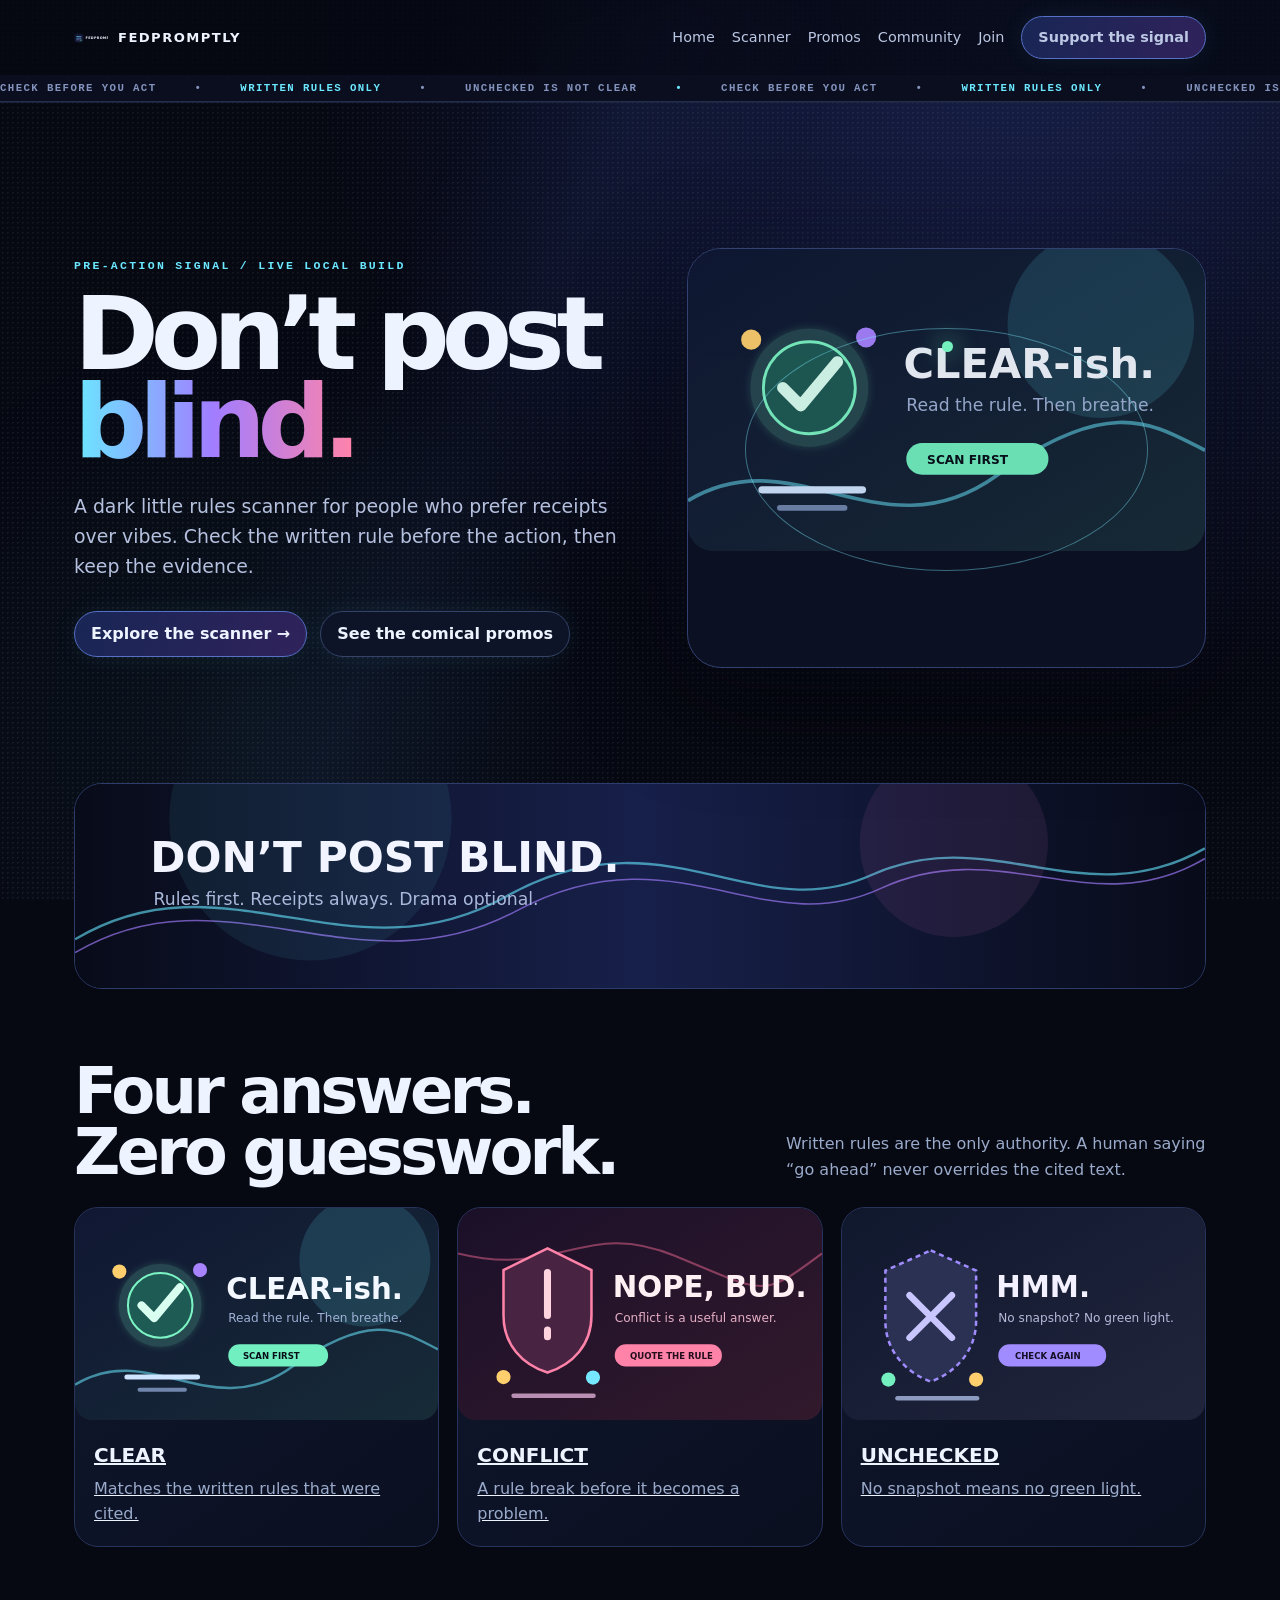
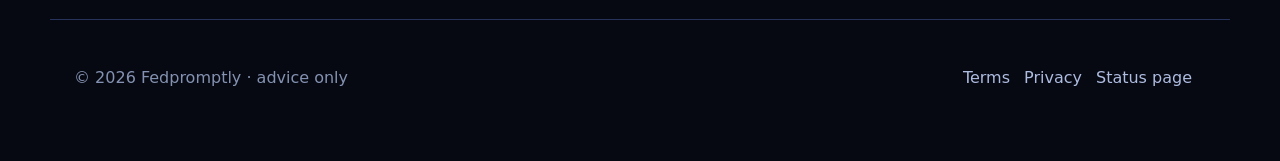
<file: index.html>
<!doctype html><html lang="en"><head><meta charset="utf-8"><meta name="viewport" content="width=device-width,initial-scale=1"><meta name="theme-color" content="#060812"><link rel="icon" type="image/svg+xml" href="assets/favicon.svg"><link rel="stylesheet" href="styles.css"><title>Fedpromptly — Terms Scanner</title></head><body><div class="site-shell"><div class="topbar"><nav class="nav"><a class="brand" href="index.html"><img src="assets/logo-signal.svg" alt="Signal scan symbol"><span>FEDPROMPTLY</span></a><div class="navlinks"><a href="index.html">Home</a><a href="scanner.html">Scanner</a><a href="promos.html">Promos</a><a href="community.html">Community</a><a href="join.html">Join</a><a class="nav-cta" href="support.html">Support the signal</a></div></nav><div class="ticker"><div class="ticker-track"><span>CHECK BEFORE YOU ACT</span><span>•</span><span>WRITTEN RULES ONLY</span><span>•</span><span>UNCHECKED IS NOT CLEAR</span><span>•</span><span>CHECK BEFORE YOU ACT</span><span>•</span><span>WRITTEN RULES ONLY</span><span>•</span><span>UNCHECKED IS NOT CLEAR</span><span>•</span></div></div></div><main><section class="hero"><div><div class="eyebrow">PRE-ACTION SIGNAL / LIVE LOCAL BUILD</div><h1>Don’t post<br><em>blind.</em></h1><p>A dark little rules scanner for people who prefer receipts over vibes. Check the written rule before the action, then keep the evidence.</p><div class="hero-actions"><a class="button" href="scanner.html">Explore the scanner →</a><a class="button alt" href="promos.html">See the comical promos</a></div></div><div class="hero-art"><img src="assets/promo-clear.svg" alt="Comical clear verdict promotion"><div class="orbit"></div></div></section><div class="signal-strip"><img src="assets/banner-signal.svg" alt="Don't post blind promotional banner"></div><section class="section"><div class="section-head"><h2>Four answers.<br>Zero guesswork.</h2><p>Written rules are the only authority. A human saying “go ahead” never overrides the cited text.</p></div><div class="cards"><a class="card" href="scanner.html"><img src="assets/promo-clear.svg" alt="Clear scan"><div class="card-body"><h3>CLEAR</h3><p>Matches the written rules that were cited.</p></div></a><a class="card" href="scanner.html#conflict"><img src="assets/promo-conflict.svg" alt="Conflict scan"><div class="card-body"><h3>CONFLICT</h3><p>A rule break before it becomes a problem.</p></div></a><a class="card" href="scanner.html#unchecked"><img src="assets/promo-unchecked.svg" alt="Unchecked scan"><div class="card-body"><h3>UNCHECKED</h3><p>No snapshot means no green light.</p></div></a></div></section></main><footer class="footer"><div>© <span data-year></span> Fedpromptly · advice only</div><div><a href="terms.html">Terms</a><a href="privacy.html">Privacy</a><a href="404.html">Status page</a></div></footer><script src="site.js"></script></div></body></html>
</file>
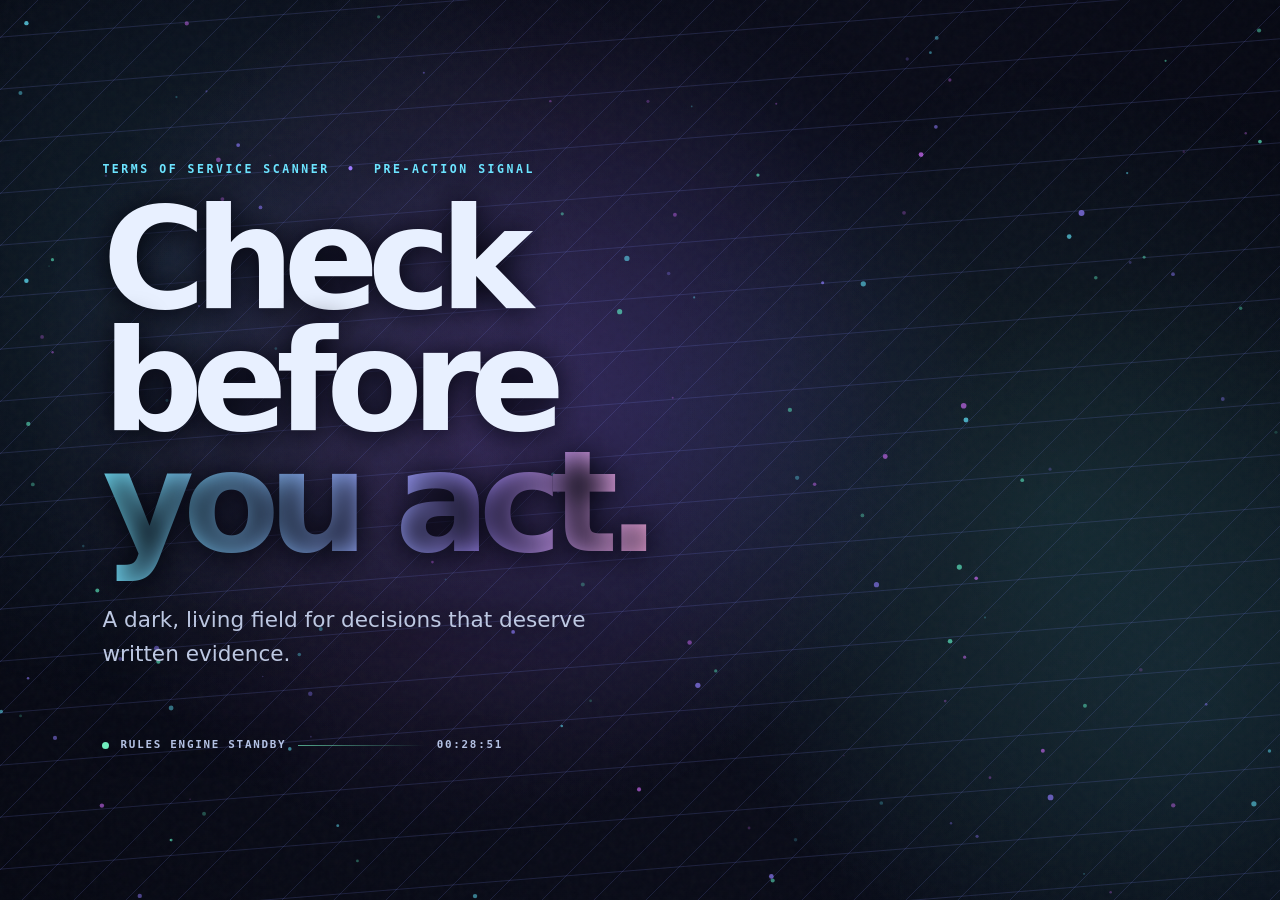
<file: animated-background/index.html>
<!doctype html>
<html lang="en">
<head>
  <meta charset="utf-8">
  <meta name="viewport" content="width=device-width,initial-scale=1">
  <title>Terms Scanner — Dark Signal Field</title>
  <link rel="stylesheet" href="styles.css">
</head>
<body>
  <canvas id="signal-field" aria-hidden="true"></canvas>
  <div class="noise" aria-hidden="true"></div>
  <main class="content">
    <p class="eyebrow">TERMS OF SERVICE SCANNER <span>•</span> PRE-ACTION SIGNAL</p>
    <h1>Check before<br><em>you act.</em></h1>
    <p class="lede">A dark, living field for decisions that deserve written evidence.</p>
    <div class="status"><span class="pulse"></span><span>RULES ENGINE STANDBY</span><span class="status-line"></span><span id="clock">00:00:00</span></div>
  </main>
  <script src="script.js"></script>
</body>
</html>
</file>
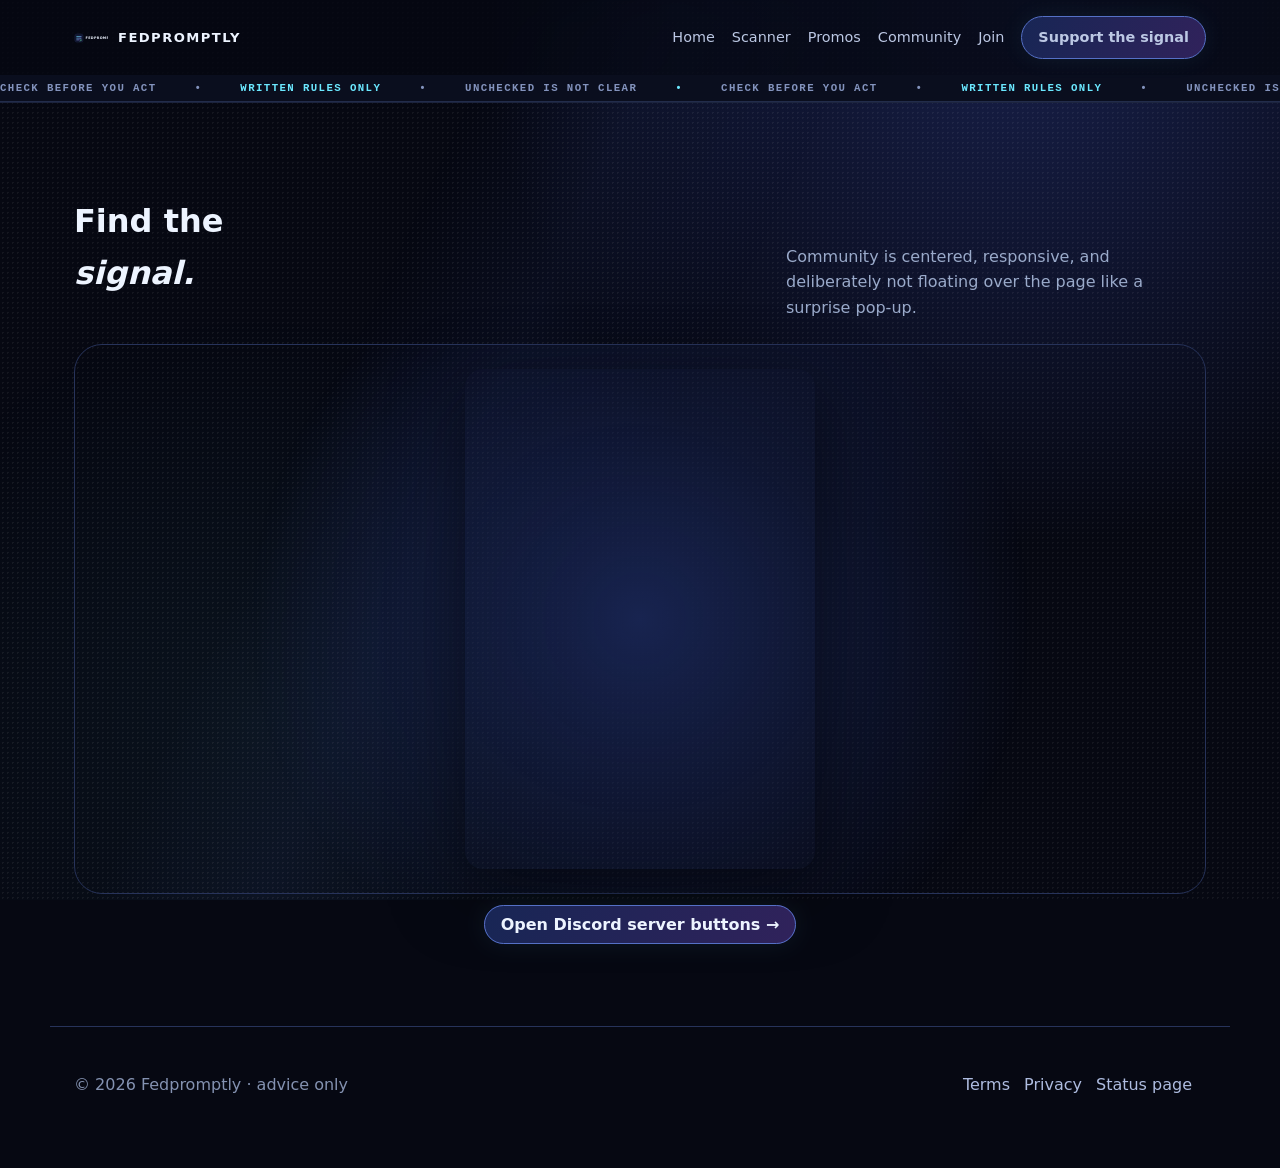
<file: community.html>
<!doctype html><html lang="en"><head><meta charset="utf-8"><meta name="viewport" content="width=device-width,initial-scale=1"><meta name="theme-color" content="#060812"><link rel="icon" type="image/svg+xml" href="assets/favicon.svg"><link rel="stylesheet" href="styles.css"><title>Fedpromptly — Community</title></head><body><div class="site-shell"><div class="topbar"><nav class="nav"><a class="brand" href="index.html"><img src="assets/logo-signal.svg" alt="Signal scan symbol"><span>FEDPROMPTLY</span></a><div class="navlinks"><a href="index.html">Home</a><a href="scanner.html">Scanner</a><a href="promos.html">Promos</a><a href="community.html">Community</a><a href="join.html">Join</a><a class="nav-cta" href="support.html">Support the signal</a></div></nav><div class="ticker"><div class="ticker-track"><span>CHECK BEFORE YOU ACT</span><span>•</span><span>WRITTEN RULES ONLY</span><span>•</span><span>UNCHECKED IS NOT CLEAR</span><span>•</span><span>CHECK BEFORE YOU ACT</span><span>•</span><span>WRITTEN RULES ONLY</span><span>•</span><span>UNCHECKED IS NOT CLEAR</span><span>•</span></div></div></div><main class="section"><div class="section-head"><h1>Find the<br><em>signal.</em></h1><p>Community is centered, responsive, and deliberately not floating over the page like a surprise pop-up.</p></div><div class="discord-wrap"><iframe src="https://discord.com/widget?id=1400235929154879490&theme=dark" width="350" height="500" allowtransparency="true" frameborder="0" sandbox="allow-popups allow-popups-to-escape-sandbox allow-same-origin allow-scripts" title="Fedpromptly Discord community"></iframe></div><p class="center" style="margin-top:18px"><a class="button" href="discord.html">Open Discord server buttons →</a></p></main><footer class="footer"><div>© <span data-year></span> Fedpromptly · advice only</div><div><a href="terms.html">Terms</a><a href="privacy.html">Privacy</a><a href="404.html">Status page</a></div></footer><script src="site.js"></script></div></body></html>
</file>
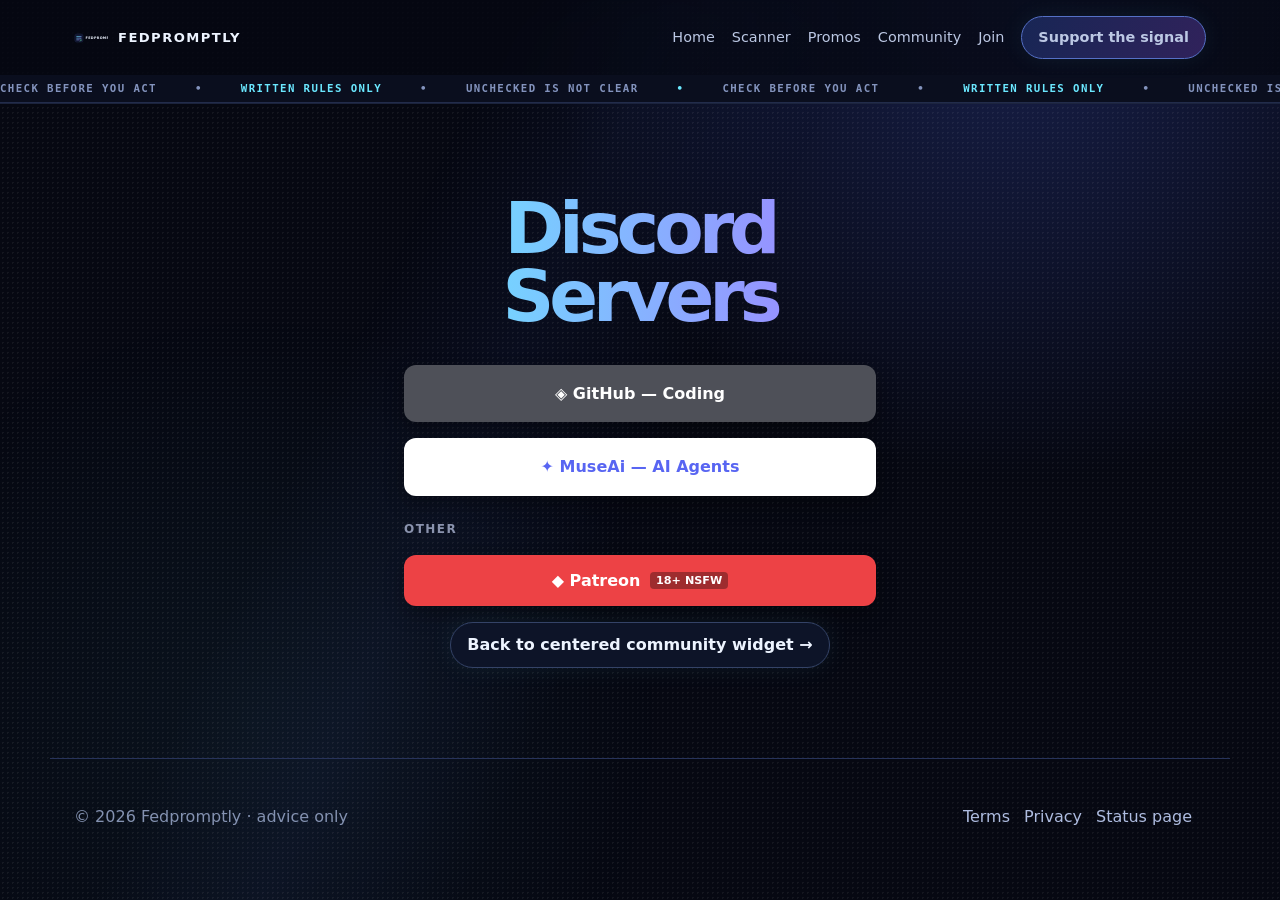
<file: discord.html>
<!doctype html><html lang="en"><head><meta charset="utf-8"><meta name="viewport" content="width=device-width,initial-scale=1"><meta name="theme-color" content="#060812"><link rel="icon" type="image/svg+xml" href="assets/favicon.svg"><link rel="stylesheet" href="styles.css"><title>Fedpromptly — Discord Servers</title></head><body><div class="site-shell"><div class="topbar"><nav class="nav"><a class="brand" href="index.html"><img src="assets/logo-signal.svg" alt="Signal scan symbol"><span>FEDPROMPTLY</span></a><div class="navlinks"><a href="index.html">Home</a><a href="scanner.html">Scanner</a><a href="promos.html">Promos</a><a href="community.html">Community</a><a href="join.html">Join</a><a class="nav-cta" href="support.html">Support the signal</a></div></nav><div class="ticker"><div class="ticker-track"><span>CHECK BEFORE YOU ACT</span><span>•</span><span>WRITTEN RULES ONLY</span><span>•</span><span>UNCHECKED IS NOT CLEAR</span><span>•</span><span>CHECK BEFORE YOU ACT</span><span>•</span><span>WRITTEN RULES ONLY</span><span>•</span><span>UNCHECKED IS NOT CLEAR</span><span>•</span></div></div></div><main class="discord-page"><div class="discord-button-stack"><h1 class="discord-title">Discord Servers</h1><a class="discord-btn github" href="https://discord.com/invite/Jm4XStx4Pf" target="_blank" rel="noopener noreferrer">◈ GitHub — Coding</a><a class="discord-btn museai" href="https://discord.com/invite/dPPdvYys2a" target="_blank" rel="noopener noreferrer">✦ MuseAi — AI Agents</a><div class="section-label">Other</div><button class="discord-btn nsfw" id="nsfw-open" type="button">◆ Patreon <span class="tag">18+ NSFW</span></button><a class="button alt" href="community.html">Back to centered community widget →</a></div></main><dialog id="nsfw-gate" class="nsfw-dialog"><h2>Age verification required</h2><p>The adult (18+ / NSFW) server requires legal-age confirmation. After confirmation, request the private redirect link by email. This page does not redirect directly to the invite.</p><label class="verify"><input type="checkbox" id="nsfw-age"> <span>I confirm that I am 18 or older and consent to viewing adult content.</span></label><p id="nsfw-msg" class="form-note" aria-live="polite"></p><div class="gate-actions"><button class="gate-btn confirm" id="nsfw-confirm" type="button" disabled>Continue to email request</button><button class="gate-btn cancel" id="nsfw-cancel" type="button">Cancel</button></div><div id="nsfw-email" hidden><p>Send your request to <strong>museai@fedpromptly.com</strong> to receive the redirect link.</p><a class="button" href="mailto:museai@fedpromptly.com?subject=18%2B%20Discord%20redirect%20request">Email museai@fedpromptly.com →</a></div></dialog><script>(function(){const d=document.getElementById('nsfw-gate'),o=document.getElementById('nsfw-open'),a=document.getElementById('nsfw-age'),c=document.getElementById('nsfw-confirm'),x=document.getElementById('nsfw-cancel'),m=document.getElementById('nsfw-msg'),e=document.getElementById('nsfw-email');o.addEventListener('click',()=>{a.checked=false;c.disabled=true;e.hidden=true;m.textContent='';d.showModal()});a.addEventListener('change',()=>c.disabled=!a.checked);c.addEventListener('click',()=>{if(!a.checked)return;e.hidden=false;m.textContent='Age confirmed. Use the email button below to request the private redirect link.';c.disabled=true});x.addEventListener('click',()=>d.close());d.addEventListener('click',ev=>{if(ev.target===d)d.close()})})()</script><footer class="footer"><div>© <span data-year></span> Fedpromptly · advice only</div><div><a href="terms.html">Terms</a><a href="privacy.html">Privacy</a><a href="404.html">Status page</a></div></footer><script src="site.js"></script></div></body></html>
</file>
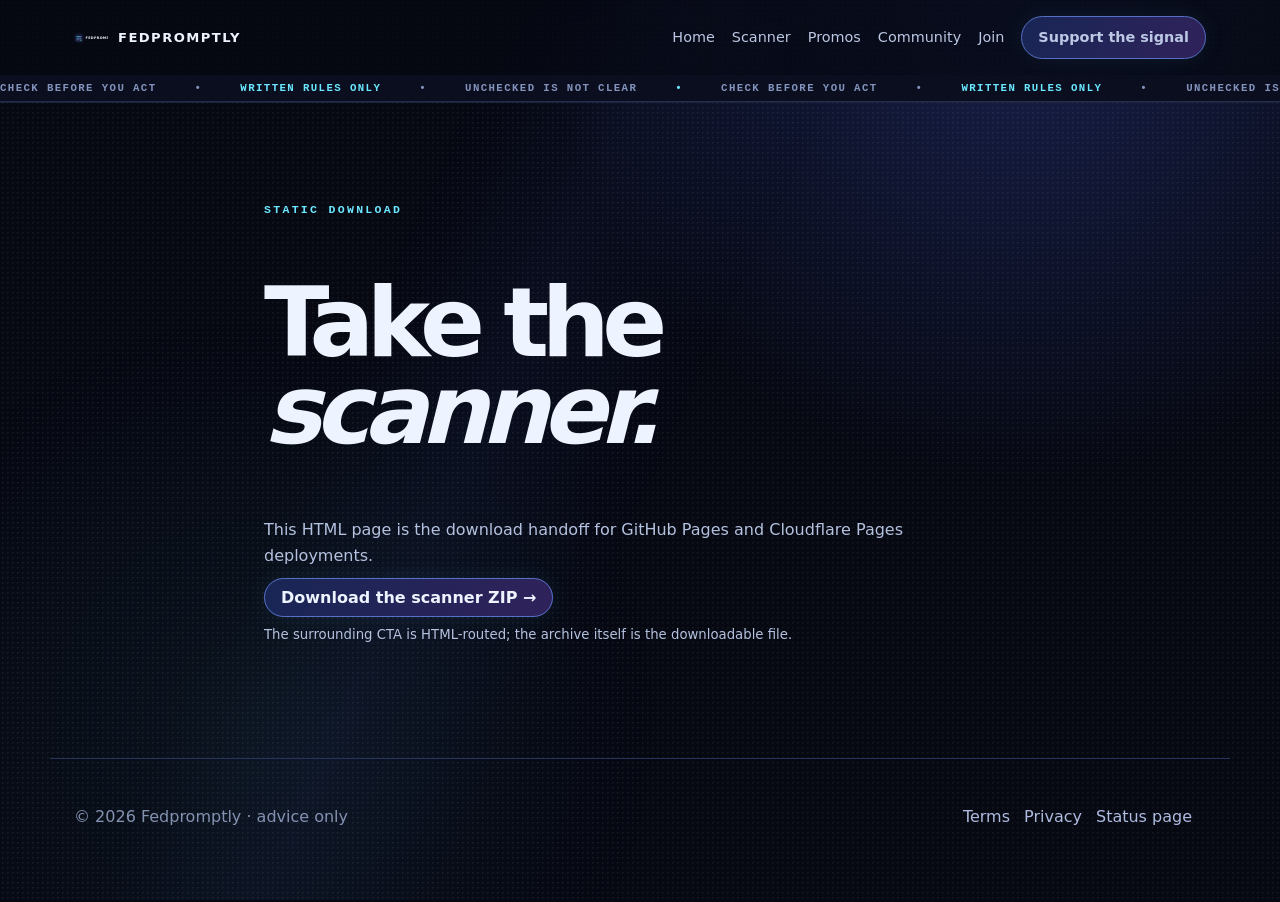
<file: downloads.html>
<!doctype html><html lang="en"><head><meta charset="utf-8"><meta name="viewport" content="width=device-width,initial-scale=1"><meta name="theme-color" content="#060812"><link rel="icon" type="image/svg+xml" href="assets/favicon.svg"><link rel="stylesheet" href="styles.css"><title>Fedpromptly — Download</title></head><body><div class="site-shell"><div class="topbar"><nav class="nav"><a class="brand" href="index.html"><img src="assets/logo-signal.svg" alt="Signal scan symbol"><span>FEDPROMPTLY</span></a><div class="navlinks"><a href="index.html">Home</a><a href="scanner.html">Scanner</a><a href="promos.html">Promos</a><a href="community.html">Community</a><a href="join.html">Join</a><a class="nav-cta" href="support.html">Support the signal</a></div></nav><div class="ticker"><div class="ticker-track"><span>CHECK BEFORE YOU ACT</span><span>•</span><span>WRITTEN RULES ONLY</span><span>•</span><span>UNCHECKED IS NOT CLEAR</span><span>•</span><span>CHECK BEFORE YOU ACT</span><span>•</span><span>WRITTEN RULES ONLY</span><span>•</span><span>UNCHECKED IS NOT CLEAR</span><span>•</span></div></div></div><main class="legal"><div class="eyebrow">STATIC DOWNLOAD</div><h1>Take the<br><em>scanner.</em></h1><p>This HTML page is the download handoff for GitHub Pages and Cloudflare Pages deployments.</p><a class="button" href="assets/scanner-module.zip">Download the scanner ZIP →</a><p class="tiny">The surrounding CTA is HTML-routed; the archive itself is the downloadable file.</p></main><footer class="footer"><div>© <span data-year></span> Fedpromptly · advice only</div><div><a href="terms.html">Terms</a><a href="privacy.html">Privacy</a><a href="404.html">Status page</a></div></footer><script src="site.js"></script></div></body></html>
</file>
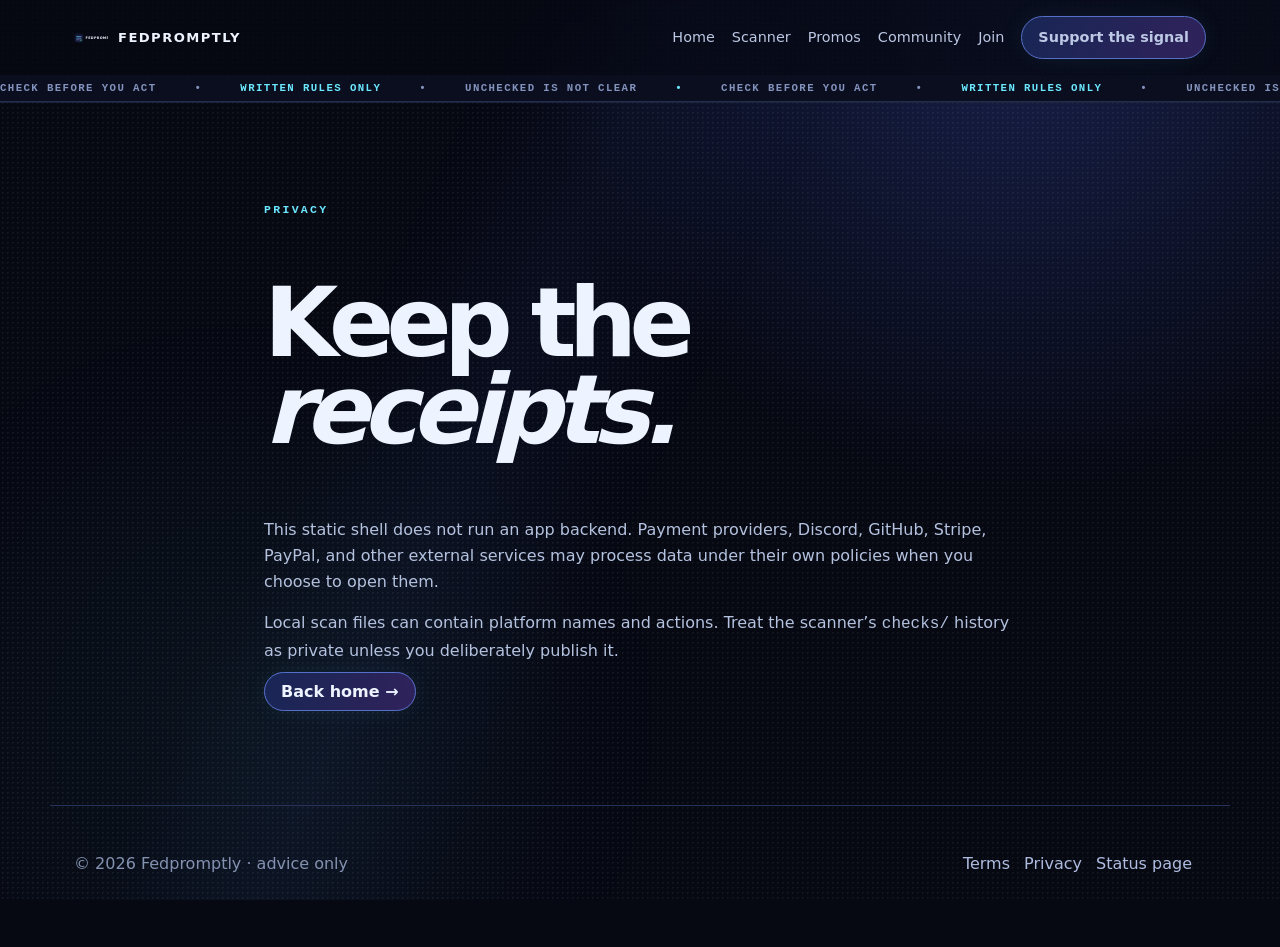
<file: privacy.html>
<!doctype html><html lang="en"><head><meta charset="utf-8"><meta name="viewport" content="width=device-width,initial-scale=1"><meta name="theme-color" content="#060812"><link rel="icon" type="image/svg+xml" href="assets/favicon.svg"><link rel="stylesheet" href="styles.css"><title>Fedpromptly — Privacy</title></head><body><div class="site-shell"><div class="topbar"><nav class="nav"><a class="brand" href="index.html"><img src="assets/logo-signal.svg" alt="Signal scan symbol"><span>FEDPROMPTLY</span></a><div class="navlinks"><a href="index.html">Home</a><a href="scanner.html">Scanner</a><a href="promos.html">Promos</a><a href="community.html">Community</a><a href="join.html">Join</a><a class="nav-cta" href="support.html">Support the signal</a></div></nav><div class="ticker"><div class="ticker-track"><span>CHECK BEFORE YOU ACT</span><span>•</span><span>WRITTEN RULES ONLY</span><span>•</span><span>UNCHECKED IS NOT CLEAR</span><span>•</span><span>CHECK BEFORE YOU ACT</span><span>•</span><span>WRITTEN RULES ONLY</span><span>•</span><span>UNCHECKED IS NOT CLEAR</span><span>•</span></div></div></div><main class="legal"><div class="eyebrow">PRIVACY</div><h1>Keep the<br><em>receipts.</em></h1><p>This static shell does not run an app backend. Payment providers, Discord, GitHub, Stripe, PayPal, and other external services may process data under their own policies when you choose to open them.</p><p>Local scan files can contain platform names and actions. Treat the scanner’s <code>checks/</code> history as private unless you deliberately publish it.</p><a class="button" href="index.html">Back home →</a></main><footer class="footer"><div>© <span data-year></span> Fedpromptly · advice only</div><div><a href="terms.html">Terms</a><a href="privacy.html">Privacy</a><a href="404.html">Status page</a></div></footer><script src="site.js"></script></div></body></html>
</file>
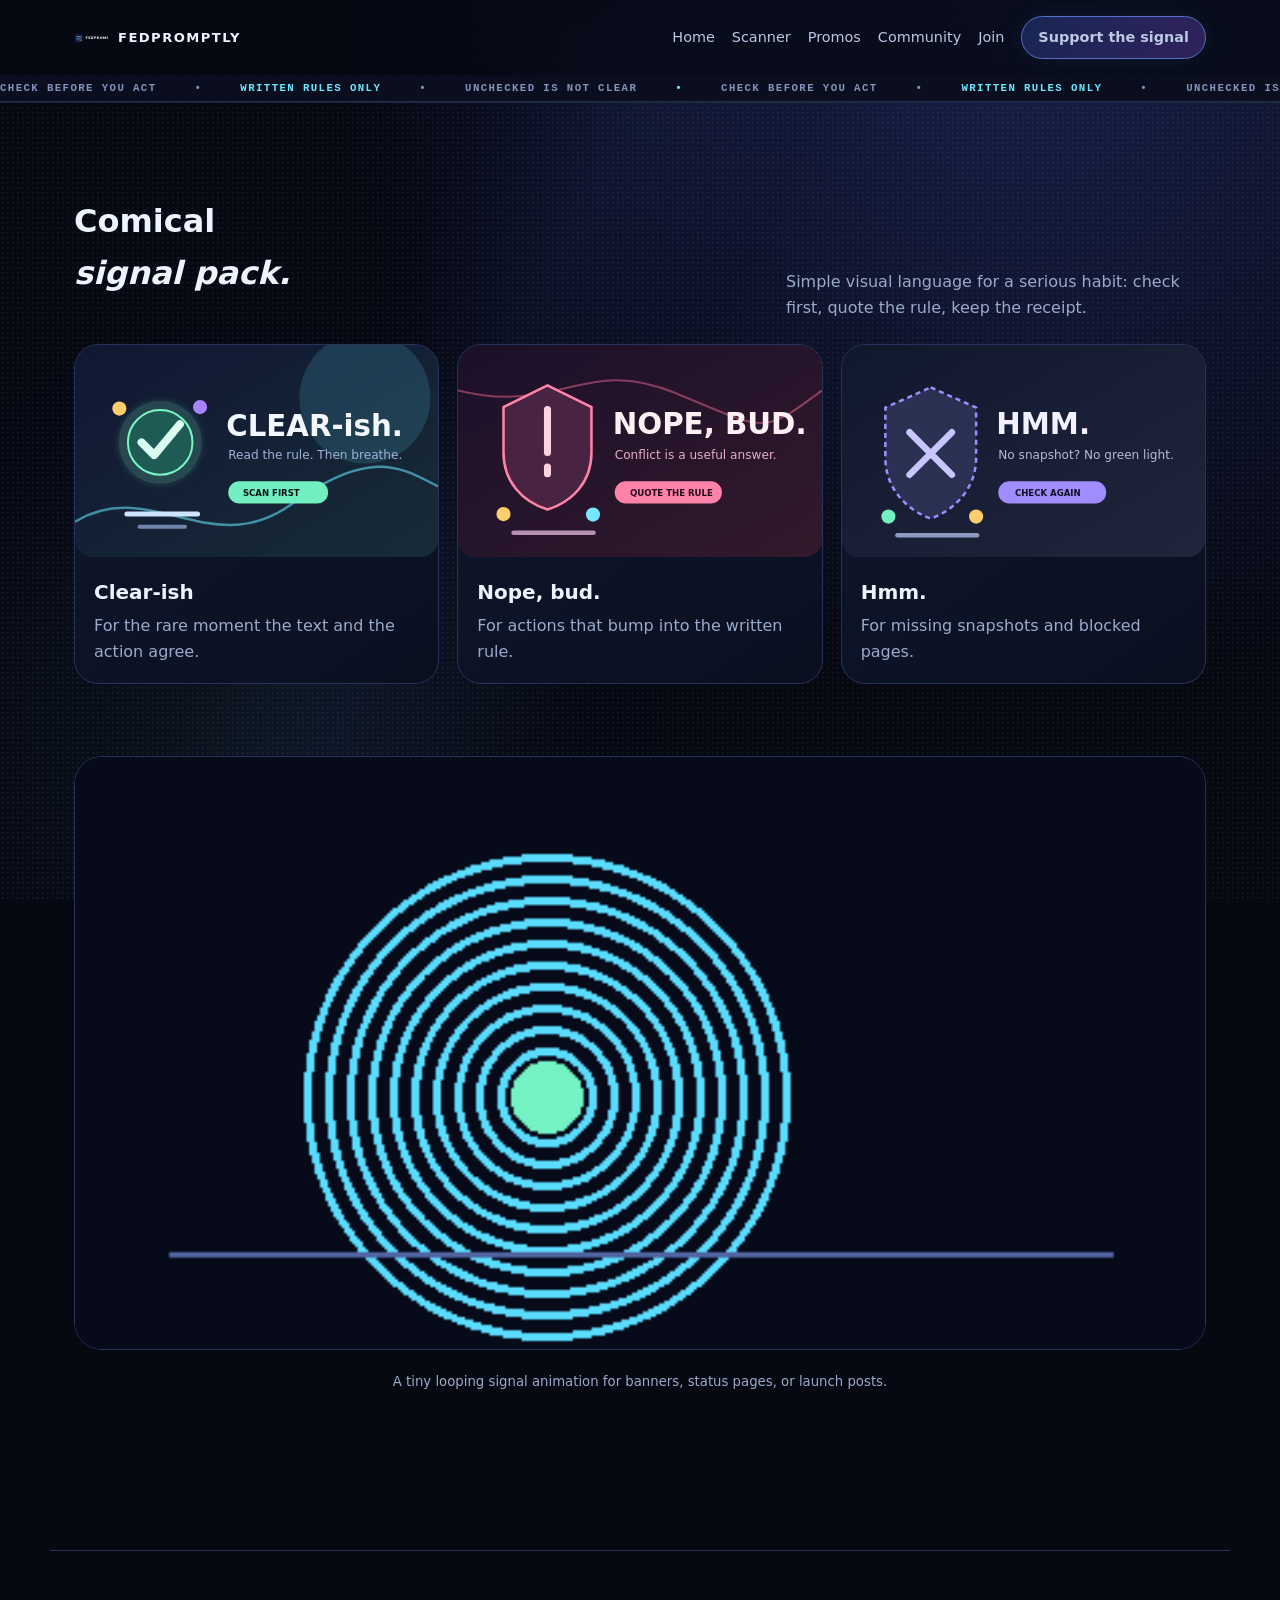
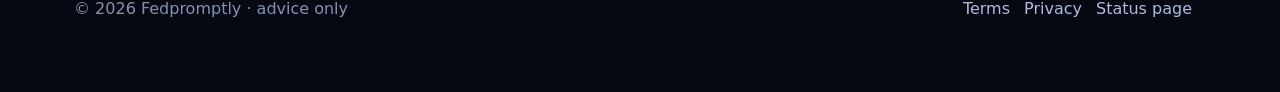
<file: promos.html>
<!doctype html><html lang="en"><head><meta charset="utf-8"><meta name="viewport" content="width=device-width,initial-scale=1"><meta name="theme-color" content="#060812"><link rel="icon" type="image/svg+xml" href="assets/favicon.svg"><link rel="stylesheet" href="styles.css"><title>Fedpromptly — Promo Pack</title></head><body><div class="site-shell"><div class="topbar"><nav class="nav"><a class="brand" href="index.html"><img src="assets/logo-signal.svg" alt="Signal scan symbol"><span>FEDPROMPTLY</span></a><div class="navlinks"><a href="index.html">Home</a><a href="scanner.html">Scanner</a><a href="promos.html">Promos</a><a href="community.html">Community</a><a href="join.html">Join</a><a class="nav-cta" href="support.html">Support the signal</a></div></nav><div class="ticker"><div class="ticker-track"><span>CHECK BEFORE YOU ACT</span><span>•</span><span>WRITTEN RULES ONLY</span><span>•</span><span>UNCHECKED IS NOT CLEAR</span><span>•</span><span>CHECK BEFORE YOU ACT</span><span>•</span><span>WRITTEN RULES ONLY</span><span>•</span><span>UNCHECKED IS NOT CLEAR</span><span>•</span></div></div></div><main class="section"><div class="section-head"><h1>Comical<br><em>signal pack.</em></h1><p>Simple visual language for a serious habit: check first, quote the rule, keep the receipt.</p></div><div class="cards"><div class="card"><img src="assets/promo-clear.svg" alt="Clear promotion"><div class="card-body"><h3>Clear-ish</h3><p>For the rare moment the text and the action agree.</p></div></div><div class="card"><img src="assets/promo-conflict.svg" alt="Conflict promotion"><div class="card-body"><h3>Nope, bud.</h3><p>For actions that bump into the written rule.</p></div></div><div class="card"><img src="assets/promo-unchecked.svg" alt="Unchecked promotion"><div class="card-body"><h3>Hmm.</h3><p>For missing snapshots and blocked pages.</p></div></div></div><section class="section" style="padding-left:0;padding-right:0"><img style="width:100%;border-radius:28px;border:1px solid var(--line)" src="assets/scan-signal.gif" alt="Animated scan signal"><p class="tiny center">A tiny looping signal animation for banners, status pages, or launch posts.</p></section></main><footer class="footer"><div>© <span data-year></span> Fedpromptly · advice only</div><div><a href="terms.html">Terms</a><a href="privacy.html">Privacy</a><a href="404.html">Status page</a></div></footer><script src="site.js"></script></div></body></html>
</file>
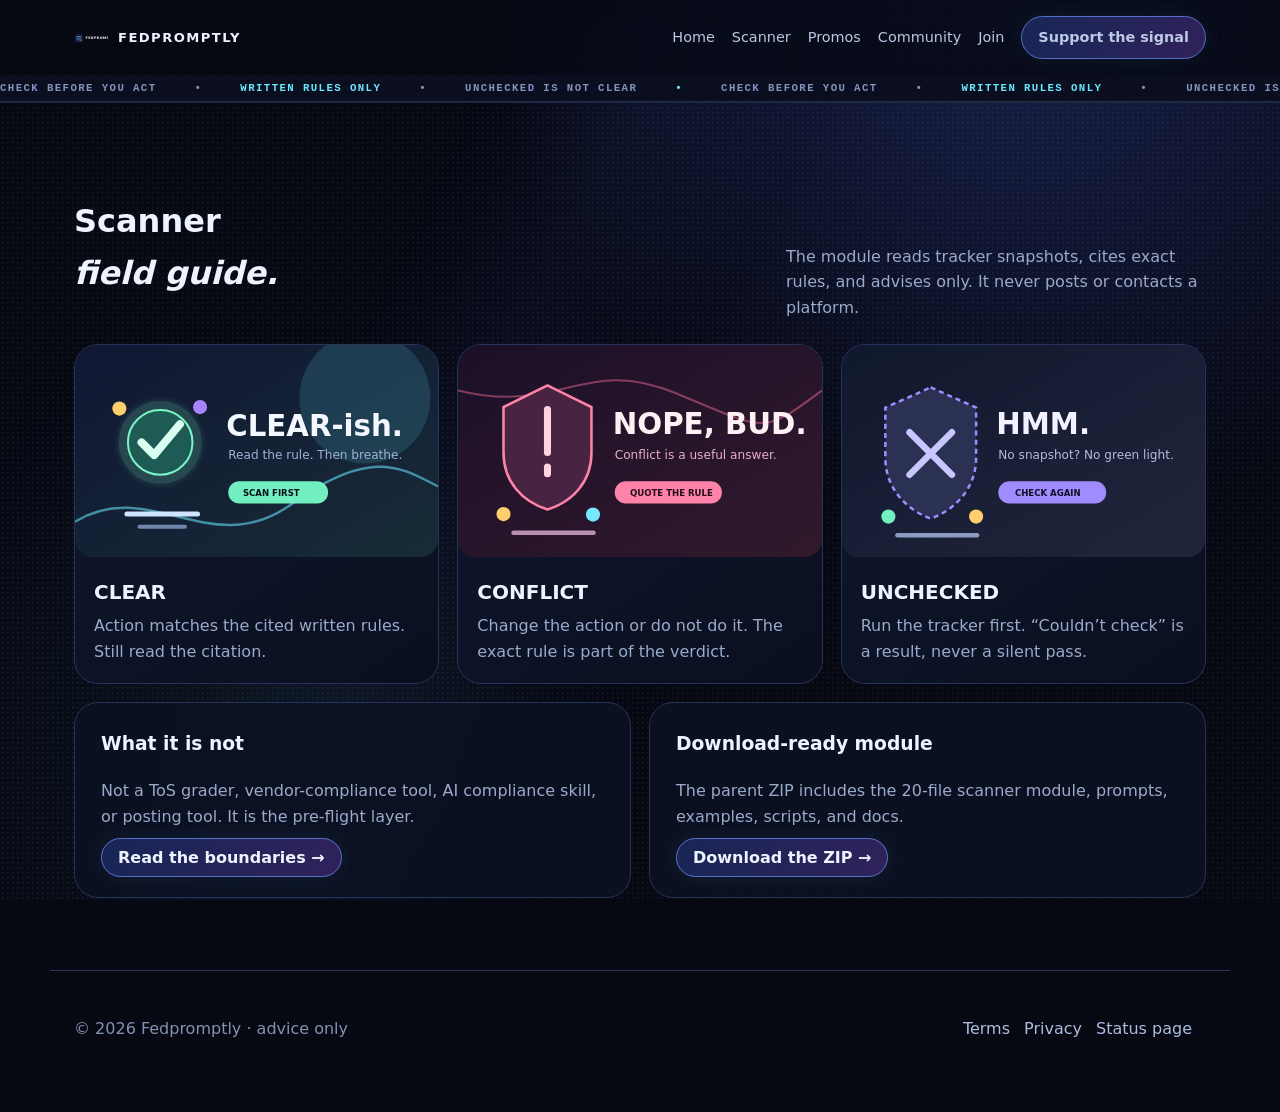
<file: scanner.html>
<!doctype html><html lang="en"><head><meta charset="utf-8"><meta name="viewport" content="width=device-width,initial-scale=1"><meta name="theme-color" content="#060812"><link rel="icon" type="image/svg+xml" href="assets/favicon.svg"><link rel="stylesheet" href="styles.css"><title>Fedpromptly — Scanner</title></head><body><div class="site-shell"><div class="topbar"><nav class="nav"><a class="brand" href="index.html"><img src="assets/logo-signal.svg" alt="Signal scan symbol"><span>FEDPROMPTLY</span></a><div class="navlinks"><a href="index.html">Home</a><a href="scanner.html">Scanner</a><a href="promos.html">Promos</a><a href="community.html">Community</a><a href="join.html">Join</a><a class="nav-cta" href="support.html">Support the signal</a></div></nav><div class="ticker"><div class="ticker-track"><span>CHECK BEFORE YOU ACT</span><span>•</span><span>WRITTEN RULES ONLY</span><span>•</span><span>UNCHECKED IS NOT CLEAR</span><span>•</span><span>CHECK BEFORE YOU ACT</span><span>•</span><span>WRITTEN RULES ONLY</span><span>•</span><span>UNCHECKED IS NOT CLEAR</span><span>•</span></div></div></div><main class="section"><div class="section-head"><h1>Scanner<br><em>field guide.</em></h1><p>The module reads tracker snapshots, cites exact rules, and advises only. It never posts or contacts a platform.</p></div><div class="cards"><div class="card" id="clear"><img src="assets/promo-clear.svg" alt="Clear verdict"><div class="card-body"><h3>CLEAR</h3><p>Action matches the cited written rules. Still read the citation.</p></div></div><div class="card" id="conflict"><img src="assets/promo-conflict.svg" alt="Conflict verdict"><div class="card-body"><h3>CONFLICT</h3><p>Change the action or do not do it. The exact rule is part of the verdict.</p></div></div><div class="card" id="unchecked"><img src="assets/promo-unchecked.svg" alt="Unchecked verdict"><div class="card-body"><h3>UNCHECKED</h3><p>Run the tracker first. “Couldn’t check” is a result, never a silent pass.</p></div></div></div><div class="support-grid" style="margin-top:18px"><article class="support-card"><h3>What it is not</h3><p>Not a ToS grader, vendor-compliance tool, AI compliance skill, or posting tool. It is the pre-flight layer.</p><a class="button" href="terms.html">Read the boundaries →</a></article><article class="support-card"><h3>Download-ready module</h3><p>The parent ZIP includes the 20-file scanner module, prompts, examples, scripts, and docs.</p><a class="button" href="downloads.html">Download the ZIP →</a></article></div></main><footer class="footer"><div>© <span data-year></span> Fedpromptly · advice only</div><div><a href="terms.html">Terms</a><a href="privacy.html">Privacy</a><a href="404.html">Status page</a></div></footer><script src="site.js"></script></div></body></html>
</file>
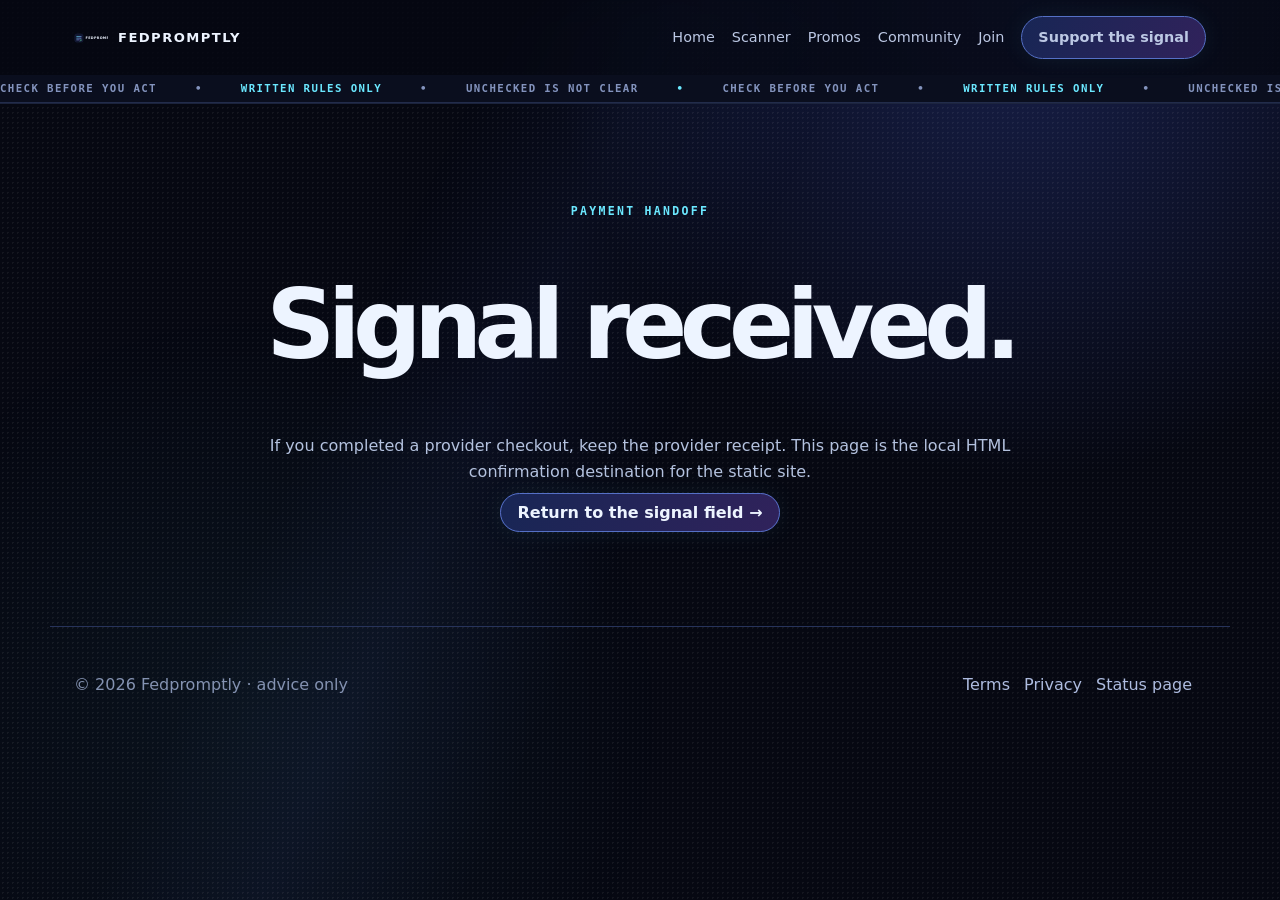
<file: support-success.html>
<!doctype html><html lang="en"><head><meta charset="utf-8"><meta name="viewport" content="width=device-width,initial-scale=1"><meta name="theme-color" content="#060812"><link rel="icon" type="image/svg+xml" href="assets/favicon.svg"><link rel="stylesheet" href="styles.css"><title>Fedpromptly — Support Complete</title></head><body><div class="site-shell"><div class="topbar"><nav class="nav"><a class="brand" href="index.html"><img src="assets/logo-signal.svg" alt="Signal scan symbol"><span>FEDPROMPTLY</span></a><div class="navlinks"><a href="index.html">Home</a><a href="scanner.html">Scanner</a><a href="promos.html">Promos</a><a href="community.html">Community</a><a href="join.html">Join</a><a class="nav-cta" href="support.html">Support the signal</a></div></nav><div class="ticker"><div class="ticker-track"><span>CHECK BEFORE YOU ACT</span><span>•</span><span>WRITTEN RULES ONLY</span><span>•</span><span>UNCHECKED IS NOT CLEAR</span><span>•</span><span>CHECK BEFORE YOU ACT</span><span>•</span><span>WRITTEN RULES ONLY</span><span>•</span><span>UNCHECKED IS NOT CLEAR</span><span>•</span></div></div></div><main class="legal center"><div class="eyebrow">PAYMENT HANDOFF</div><h1>Signal received.</h1><p>If you completed a provider checkout, keep the provider receipt. This page is the local HTML confirmation destination for the static site.</p><a class="button" href="index.html">Return to the signal field →</a></main><footer class="footer"><div>© <span data-year></span> Fedpromptly · advice only</div><div><a href="terms.html">Terms</a><a href="privacy.html">Privacy</a><a href="404.html">Status page</a></div></footer><script src="site.js"></script></div></body></html>
</file>
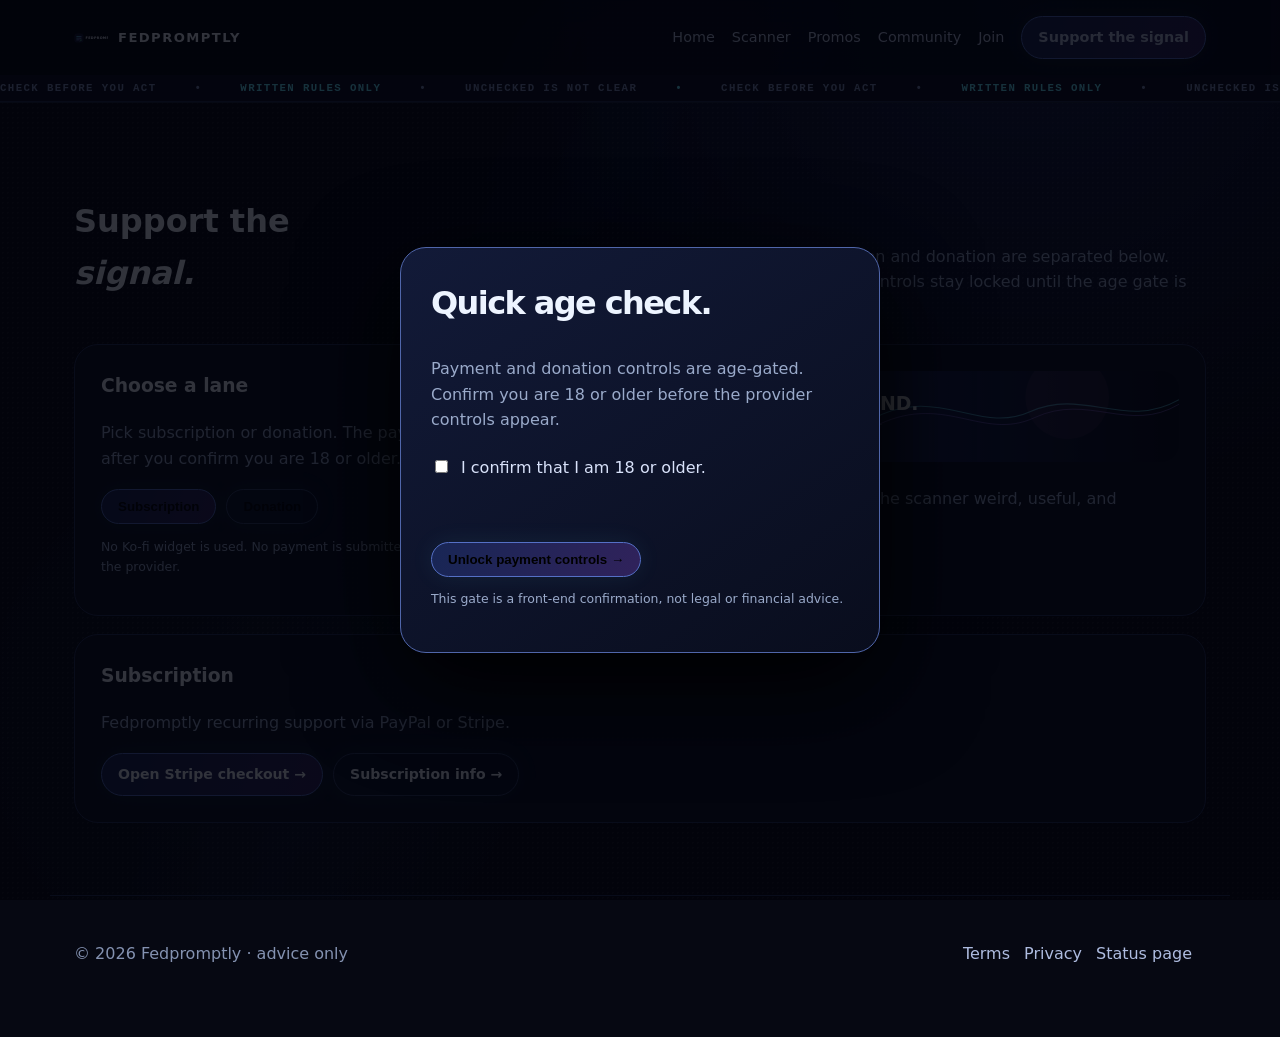
<file: support.html>
<!doctype html><html lang="en"><head><meta charset="utf-8"><meta name="viewport" content="width=device-width,initial-scale=1"><meta name="theme-color" content="#060812"><link rel="icon" type="image/svg+xml" href="assets/favicon.svg"><link rel="stylesheet" href="styles.css"><title>Fedpromptly — Support</title></head><body><div class="site-shell"><div class="topbar"><nav class="nav"><a class="brand" href="index.html"><img src="assets/logo-signal.svg" alt="Signal scan symbol"><span>FEDPROMPTLY</span></a><div class="navlinks"><a href="index.html">Home</a><a href="scanner.html">Scanner</a><a href="promos.html">Promos</a><a href="community.html">Community</a><a href="join.html">Join</a><a class="nav-cta" href="support.html">Support the signal</a></div></nav><div class="ticker"><div class="ticker-track"><span>CHECK BEFORE YOU ACT</span><span>•</span><span>WRITTEN RULES ONLY</span><span>•</span><span>UNCHECKED IS NOT CLEAR</span><span>•</span><span>CHECK BEFORE YOU ACT</span><span>•</span><span>WRITTEN RULES ONLY</span><span>•</span><span>UNCHECKED IS NOT CLEAR</span><span>•</span></div></div></div><main class="section"><div class="section-head"><h1>Support the<br><em>signal.</em></h1><p>Subscription and donation are separated below. Payment controls stay locked until the age gate is confirmed.</p></div><div class="support-grid"><article class="support-card"><h3>Choose a lane</h3><p>Pick subscription or donation. The payment panel will appear after you confirm you are 18 or older.</p><div class="payment-actions"><button class="button" type="button" data-tab="subscribe">Subscription</button><button class="button alt" type="button" data-tab="donate">Donation</button></div><p class="disclaimer">No Ko-fi widget is used. No payment is submitted without your interaction with the provider.</p></article><article class="support-card"><img src="assets/banner-signal.svg" alt="Support the signal banner" style="width:100%;border-radius:18px"><p>Thanks for helping keep the scanner weird, useful, and documentation-heavy.</p></article></div><section class="support-card" style="margin-top:18px" data-panel="subscribe"><h3>Subscription</h3><p>Fedpromptly recurring support via PayPal or Stripe.</p><div id="paypal-button-container-P-4FD24238VX4902214NK2XP2Y"></div><script src="https://www.paypal.com/sdk/js?client-id=BAA_ndqaWMyQwTnDZ0LXwLQ22jdJo9uxkeXYqmBbF-hD41HMiZ83mvOcx1Kti0b6ZfXfje7Q1ievNaS8Ok&vault=true&intent=subscription" data-sdk-integration-source="button-factory"></script><script>if(window.paypal){paypal.Buttons({style:{shape:'rect',color:'gold',layout:'vertical',label:'subscribe'},createSubscription:function(data,actions){return actions.subscription.create({plan_id:'P-4FD24238VX4902214NK2XP2Y',quantity:1});},onApprove:function(data){window.location.href='support-success.html?provider=paypal&subscription='+encodeURIComponent(data.subscriptionID);}}).render('#paypal-button-container-P-4FD24238VX4902214NK2XP2Y');}</script><div class="payment-actions"><a class="button" href="https://buy.stripe.com/" target="_blank" rel="noopener noreferrer">Open Stripe checkout →</a><a class="button alt" href="support-success.html">Subscription info →</a></div></section><section class="support-card" data-panel="donate" hidden><h3>Donation</h3><p>Choose the provider you trust. Each option opens a real provider destination, while the surrounding site remains static HTML.</p><div class="payment-actions"><a class="button" href="https://github.com/sponsors/Git-FED" target="_blank" rel="noopener noreferrer">GitHub Sponsors →</a><a class="button" href="https://www.buymeacoffee.com/fedpromptly" target="_blank" rel="noopener noreferrer">Buy me a book →</a><a class="button" href="https://nowpayments.io/payment/?iid=5997958570&source=button" target="_blank" rel="noopener noreferrer">Crypto / Bitcoin →</a></div><div class="gh-sponsor-card"><iframe src="https://github.com/sponsors/Git-FED/card" title="Sponsor Git-FED" width="600" height="225" frameborder="0" scrolling="no" loading="lazy" referrerpolicy="no-referrer-when-downgrade"></iframe><noscript><a href="https://github.com/sponsors/Git-FED">Sponsor Git-FED on GitHub</a></noscript></div><p class="disclaimer">External providers control their own checkout, terms, and receipts.</p></section></main><div class="modal" id="age-gate"><div class="modal-card"><h2>Quick age check.</h2><p>Payment and donation controls are age-gated. Confirm you are 18 or older before the provider controls appear.</p><label class="age-check"><input id="age-confirm" type="checkbox"> <span>I confirm that I am 18 or older.</span></label><p class="form-note" id="age-msg" aria-live="polite"></p><button class="button" id="age-accept" type="button">Unlock payment controls →</button><p class="disclaimer">This gate is a front-end confirmation, not legal or financial advice.</p></div></div><footer class="footer"><div>© <span data-year></span> Fedpromptly · advice only</div><div><a href="terms.html">Terms</a><a href="privacy.html">Privacy</a><a href="404.html">Status page</a></div></footer><script src="site.js"></script></div></body></html>
</file>
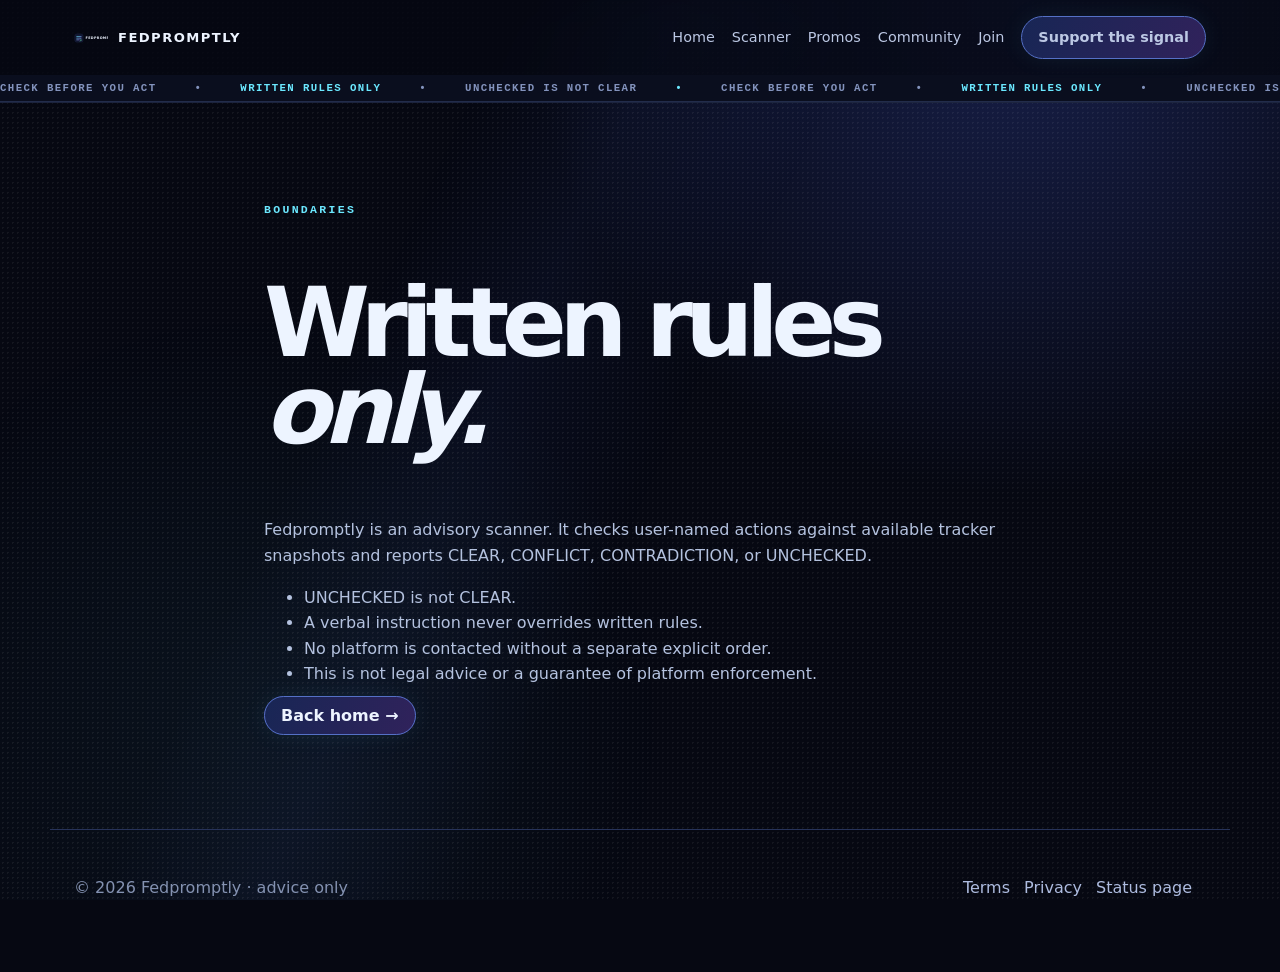
<file: terms.html>
<!doctype html><html lang="en"><head><meta charset="utf-8"><meta name="viewport" content="width=device-width,initial-scale=1"><meta name="theme-color" content="#060812"><link rel="icon" type="image/svg+xml" href="assets/favicon.svg"><link rel="stylesheet" href="styles.css"><title>Fedpromptly — Terms</title></head><body><div class="site-shell"><div class="topbar"><nav class="nav"><a class="brand" href="index.html"><img src="assets/logo-signal.svg" alt="Signal scan symbol"><span>FEDPROMPTLY</span></a><div class="navlinks"><a href="index.html">Home</a><a href="scanner.html">Scanner</a><a href="promos.html">Promos</a><a href="community.html">Community</a><a href="join.html">Join</a><a class="nav-cta" href="support.html">Support the signal</a></div></nav><div class="ticker"><div class="ticker-track"><span>CHECK BEFORE YOU ACT</span><span>•</span><span>WRITTEN RULES ONLY</span><span>•</span><span>UNCHECKED IS NOT CLEAR</span><span>•</span><span>CHECK BEFORE YOU ACT</span><span>•</span><span>WRITTEN RULES ONLY</span><span>•</span><span>UNCHECKED IS NOT CLEAR</span><span>•</span></div></div></div><main class="legal"><div class="eyebrow">BOUNDARIES</div><h1>Written rules<br><em>only.</em></h1><p>Fedpromptly is an advisory scanner. It checks user-named actions against available tracker snapshots and reports CLEAR, CONFLICT, CONTRADICTION, or UNCHECKED.</p><ul><li>UNCHECKED is not CLEAR.</li><li>A verbal instruction never overrides written rules.</li><li>No platform is contacted without a separate explicit order.</li><li>This is not legal advice or a guarantee of platform enforcement.</li></ul><a class="button" href="index.html">Back home →</a></main><footer class="footer"><div>© <span data-year></span> Fedpromptly · advice only</div><div><a href="terms.html">Terms</a><a href="privacy.html">Privacy</a><a href="404.html">Status page</a></div></footer><script src="site.js"></script></div></body></html>
</file>
<file: styles.css>
:root{--bg:#060812;--panel:#0d1224e8;--ink:#edf4ff;--muted:#9aaaca;--line:#27335a;--cyan:#6be8ff;--violet:#a17dff;--mint:#74f0bf;--pink:#ff83aa;--gold:#ffcf6e}*{box-sizing:border-box}html{scroll-behavior:smooth}body{margin:0;background:radial-gradient(circle at 80% 0,#18204b 0,transparent 35%),var(--bg);color:var(--ink);font:16px/1.6 Inter,ui-sans-serif,system-ui,-apple-system,Segoe UI,sans-serif;overflow-x:hidden}a{color:inherit}.site-shell{position:relative;min-height:100vh;isolation:isolate}.site-shell:before{content:"";position:fixed;inset:0;z-index:-2;background:linear-gradient(115deg,transparent 0 30%,#5476ff0d 40%,transparent 52%),radial-gradient(circle at 20% 80%,#66edff0d,transparent 33%);animation:drift 16s ease-in-out infinite alternate}.site-shell:after{content:"";position:fixed;inset:0;z-index:-1;opacity:.06;pointer-events:none;background-image:radial-gradient(#fff 1px,transparent 1px);background-size:5px 5px;mix-blend-mode:screen}.topbar{border-bottom:1px solid #283252aa;background:#060812cc;backdrop-filter:blur(16px);position:sticky;top:0;z-index:20}.nav{max-width:1180px;margin:auto;padding:16px 24px;display:flex;align-items:center;gap:24px}.brand{display:inline-flex;align-items:center;gap:10px;text-decoration:none;font-weight:900;letter-spacing:.11em;font-size:.82rem;white-space:nowrap}.brand img{width:34px;height:34px}.navlinks{display:flex;gap:17px;margin-left:auto;align-items:center}.navlinks a{text-decoration:none;color:#bcc8e4;font-size:.9rem}.navlinks a:hover{color:var(--cyan)}.nav-cta,.button{border:1px solid #5570c6;background:linear-gradient(110deg,#182655,#30225b);border-radius:999px;padding:9px 16px;text-decoration:none;font-weight:800;box-shadow:0 0 24px #6be8ff13;transition:.25s transform,.25s box-shadow}.nav-cta:hover,.button:hover{transform:translateY(-2px);box-shadow:0 0 30px #6be8ff30}.ticker{overflow:hidden;border-bottom:1px solid #222c4b;background:#0a0e1e}.ticker-track{display:flex;min-width:max-content;gap:38px;padding:7px 0;animation:marquee 24s linear infinite;color:#8393bd;letter-spacing:.13em;font:700 .67rem ui-monospace,monospace}.ticker-track span:nth-child(3n){color:var(--cyan)}.hero{max-width:1180px;margin:auto;min-height:680px;padding:100px 24px 70px;display:grid;grid-template-columns:1.04fr .96fr;gap:50px;align-items:center}.eyebrow{color:var(--cyan);font:800 .72rem ui-monospace,monospace;letter-spacing:.2em}.hero h1{font-size:clamp(3.7rem,8vw,7.7rem);line-height:.86;letter-spacing:-.08em;margin:18px 0 24px}.hero h1 em{font-style:normal;color:var(--violet);background:linear-gradient(90deg,var(--cyan),var(--violet),var(--pink));background-clip:text;-webkit-background-clip:text;color:transparent}.hero p{font-size:1.18rem;color:#b5c1df;max-width:590px}.hero-actions{display:flex;gap:13px;flex-wrap:wrap;margin-top:30px}.button.alt{background:#0d1428;border-color:#344367}.hero-art{position:relative;min-height:420px;border:1px solid #324171;border-radius:34px;overflow:hidden;background:#0b1023;box-shadow:0 30px 100px #0008,0 0 80px #6779ff12}.hero-art img{width:100%;height:100%;object-fit:cover;display:block;opacity:.93}.orbit{position:absolute;border:1px solid #7eeeff66;border-radius:50%;width:78%;height:58%;left:11%;top:19%;animation:spin 18s linear infinite}.orbit:after{content:"";position:absolute;width:11px;height:11px;border-radius:50%;background:var(--mint);top:5%;left:49%;box-shadow:0 0 25px var(--mint)}.section{max-width:1180px;margin:auto;padding:72px 24px}.section-head{display:flex;justify-content:space-between;gap:24px;align-items:end;margin-bottom:24px}.section h2{font-size:clamp(2rem,5vw,4.3rem);letter-spacing:-.06em;line-height:.95;margin:0}.section-head p{max-width:420px;color:var(--muted);margin:0}.cards{display:grid;grid-template-columns:repeat(3,1fr);gap:18px}.card{border:1px solid var(--line);border-radius:24px;overflow:hidden;background:linear-gradient(145deg,#11182e,#0a0f20);transition:.25s transform,.25s border-color}.card:hover{transform:translateY(-6px);border-color:#6b86dd}.card img{width:100%;display:block}.card-body{padding:19px}.card h3{margin:0 0 5px;font-size:1.25rem}.card p{margin:0;color:var(--muted)}.signal-strip{max-width:1180px;margin:0 auto;padding:0 24px}.signal-strip img{width:100%;border-radius:28px;border:1px solid #2d3c6b;display:block}.support-grid{display:grid;grid-template-columns:1fr 1fr;gap:18px}.support-card{background:var(--panel);border:1px solid var(--line);border-radius:24px;padding:26px}.support-card h3{margin-top:0}.support-card p{color:var(--muted)}.payment-actions{display:flex;flex-wrap:wrap;gap:10px;margin-top:18px}.payment-actions a{font-size:.88rem}.disclaimer{font-size:.78rem;color:#8290b2}.discord-wrap{display:flex;justify-content:center;align-items:center;padding:24px;min-height:500px;background:radial-gradient(circle,#182450,transparent 62%);border:1px solid var(--line);border-radius:28px}.discord-wrap iframe{max-width:100%;border-radius:18px;box-shadow:0 20px 70px #0008}.footer{max-width:1180px;margin:auto;padding:45px 24px 70px;border-top:1px solid var(--line);color:#8492b1;display:flex;justify-content:space-between;gap:20px;flex-wrap:wrap}.footer a{color:#aebce0;text-decoration:none;margin-right:14px}.modal{position:fixed;inset:0;background:#02030bcc;display:grid;place-items:center;z-index:50;padding:20px}.modal[hidden]{display:none}.modal-card{max-width:480px;border:1px solid #5066aa;border-radius:26px;padding:30px;background:linear-gradient(145deg,#121a38,#090d1d);box-shadow:0 30px 100px #000}.modal-card h2{margin-top:0;font-size:2rem;letter-spacing:-.05em}.modal-card p{color:var(--muted)}.age-check{display:flex;gap:10px;align-items:flex-start;margin:22px 0;color:#d9e2fa}.age-check input{accent-color:var(--mint);margin-top:5px}.form-note{min-height:25px;color:var(--gold);font-size:.88rem}.discord-page{max-width:520px;margin:auto;padding:90px 24px;min-height:640px;display:grid;place-items:center}.discord-button-stack{width:100%;display:flex;flex-direction:column;align-items:center;gap:16px}.discord-title{margin:0 0 18px;text-align:center;font-size:clamp(2.5rem,8vw,4.5rem);line-height:.95;letter-spacing:-.07em;background:linear-gradient(90deg,#6be8ff,#a17dff,#ff83aa,#6be8ff);background-size:300% 100%;-webkit-background-clip:text;background-clip:text;color:transparent;animation:marquee 10s linear infinite}.discord-btn{display:flex;align-items:center;justify-content:center;gap:.6rem;width:100%;padding:14px 20px;border-radius:12px;font-size:1rem;font-weight:800;text-decoration:none;border:2px solid transparent;box-shadow:0 8px 20px #0005;transition:.18s transform,.18s box-shadow}.discord-btn:hover{transform:translateY(-2px);box-shadow:0 14px 28px #0007}.discord-btn.github{background:#4e5058;color:#fff}.discord-btn.museai{background:#fff;color:#5865f2}.discord-btn.nsfw{background:#ed4245;color:#fff;cursor:pointer;font-family:inherit}.discord-btn .tag{font-size:.7rem;padding:2px 6px;border-radius:4px;background:#0005}.section-label{width:100%;color:#8a93ad;font-size:.75rem;font-weight:800;letter-spacing:.12em;text-transform:uppercase;margin-top:8px}.nsfw-dialog{width:min(92vw,450px);padding:28px;border:1px solid #ed4245;border-radius:18px;background:#20222b;color:#f2f3f5;box-shadow:0 24px 70px #000b}.nsfw-dialog::backdrop{background:#000b;backdrop-filter:blur(4px)}.nsfw-dialog h2{margin-top:0}.nsfw-dialog p{color:#c4c7ce}.verify{display:flex;gap:10px;align-items:flex-start;padding:13px;margin:18px 0;border-radius:10px;background:#16171b;border:2px solid #3c3e44;color:#dbdee1}.verify input{margin-top:4px;accent-color:#ed4245}.gate-actions{display:flex;flex-direction:column;gap:9px}.gate-btn{font:inherit;font-weight:800;padding:12px;border-radius:10px;border:2px solid transparent;cursor:pointer}.gate-btn.confirm{background:#ed4245;color:#fff}.gate-btn.confirm:disabled{opacity:.45;cursor:not-allowed}.gate-btn.cancel{background:transparent;color:#c4c7ce;border-color:#4e5058}.gate-btn.cancel:hover{background:#3c3e44;color:#fff}.legal{max-width:800px;margin:auto;padding:100px 24px}.legal h1{font-size:clamp(3rem,8vw,6rem);line-height:.9;letter-spacing:-.08em}.legal p,.legal li{color:#b4c2df}.center{text-align:center}.tiny{font-size:.83rem;color:var(--muted)}.gh-sponsor-card{--card-w:600px;--card-h:225px;--crop:150px;position:relative;width:var(--card-w);max-width:100%;height:var(--crop);overflow:hidden;border-radius:12px;background:#fff;box-shadow:0 1px 2px #0001,0 8px 24px -10px #0003;transition:transform .18s ease,box-shadow .18s ease;margin:18px auto}.gh-sponsor-card:hover{transform:translateY(-2px);box-shadow:0 2px 4px #0002,0 14px 32px -12px #0004}.gh-sponsor-card iframe{display:block;border:0;margin:0;width:var(--card-w);height:var(--card-h);color-scheme:light dark;background:transparent}@media(prefers-color-scheme:dark){.gh-sponsor-card{background:#0d1117;box-shadow:0 0 0 1px #fff1,0 8px 24px -10px #0009}}@media(max-width:640px){.gh-sponsor-card{--s:.72;width:calc(var(--card-w)*var(--s));height:calc(var(--crop)*var(--s))}.gh-sponsor-card iframe{transform:scale(var(--s));transform-origin:0 0}}@keyframes marquee{to{transform:translateX(-50%)}}@keyframes drift{to{transform:translate3d(3%, -2%,0) scale(1.04)}}@keyframes spin{to{transform:rotate(360deg)}}@media(max-width:800px){.nav{flex-wrap:wrap}.navlinks{order:3;width:100%;justify-content:space-between;overflow:auto}.hero{grid-template-columns:1fr;padding-top:70px}.hero-art{min-height:300px}.cards,.support-grid{grid-template-columns:1fr}.section-head{display:block}.section-head p{margin-top:14px}}
</file>
<file: animated-background/styles.css>
:root { color-scheme: dark; --ink:#e8f0ff; --muted:#8e9bb8; --cyan:#6ce4ff; --violet:#9c7bff; }
* { box-sizing:border-box; }
html,body { margin:0; min-height:100%; background:#050711; color:var(--ink); font-family: Inter, ui-sans-serif, system-ui, -apple-system, Segoe UI, sans-serif; }
body { min-height:100vh; overflow:hidden; position:relative; }
#signal-field { position:fixed; inset:0; width:100%; height:100%; display:block; background:radial-gradient(circle at 50% 45%,#111631 0,#090b18 44%,#050711 100%); }
.noise { position:fixed; inset:0; opacity:.06; pointer-events:none; background-image:url("data:image/svg+xml,%3Csvg viewBox='0 0 180 180' xmlns='http://www.w3.org/2000/svg'%3E%3Cfilter id='n'%3E%3CfeTurbulence type='fractalNoise' baseFrequency='.8' numOctaves='4' stitchTiles='stitch'/%3E%3C/filter%3E%3Crect width='100%25' height='100%25' filter='url(%23n)' opacity='.5'/%3E%3C/svg%3E"); mix-blend-mode:screen; }
.content { position:relative; z-index:2; min-height:100vh; display:flex; flex-direction:column; justify-content:center; padding:clamp(2rem,8vw,8rem); max-width:900px; text-shadow:0 2px 30px #02030b; }
.eyebrow { color:var(--cyan); letter-spacing:.22em; font:600 .72rem/1.4 ui-monospace,SFMono-Regular,Menlo,monospace; }
.eyebrow span { color:var(--violet); margin:0 .5rem; }
h1 { margin:.7rem 0 1.2rem; font-size:clamp(4rem,11vw,9.5rem); line-height:.86; letter-spacing:-.08em; font-weight:760; }
h1 em { color:#a895ff; font-style:normal; background:linear-gradient(90deg,#75e7ff,#a98eff 70%,#f1a9df); -webkit-background-clip:text; background-clip:text; color:transparent; }
.lede { max-width:34rem; color:#bdc8e2; font-size:clamp(1rem,1.8vw,1.35rem); line-height:1.55; }
.status { display:flex; align-items:center; gap:.7rem; margin-top:3rem; color:#b4c2e4; letter-spacing:.16em; font:600 .68rem/1 ui-monospace,SFMono-Regular,Menlo,monospace; }
.pulse { width:7px; height:7px; border-radius:50%; background:#73f0c1; box-shadow:0 0 0 0 #73f0c177; animation:pulse 1.8s infinite; }
.status-line { height:1px; width:clamp(2rem,12vw,8rem); background:linear-gradient(90deg,#73f0c1aa,transparent); }
@keyframes pulse { 70% { box-shadow:0 0 0 8px transparent; } 100% { box-shadow:0 0 0 0 transparent; } }
@media (prefers-reduced-motion:reduce) { .pulse { animation:none; } }
</file>
